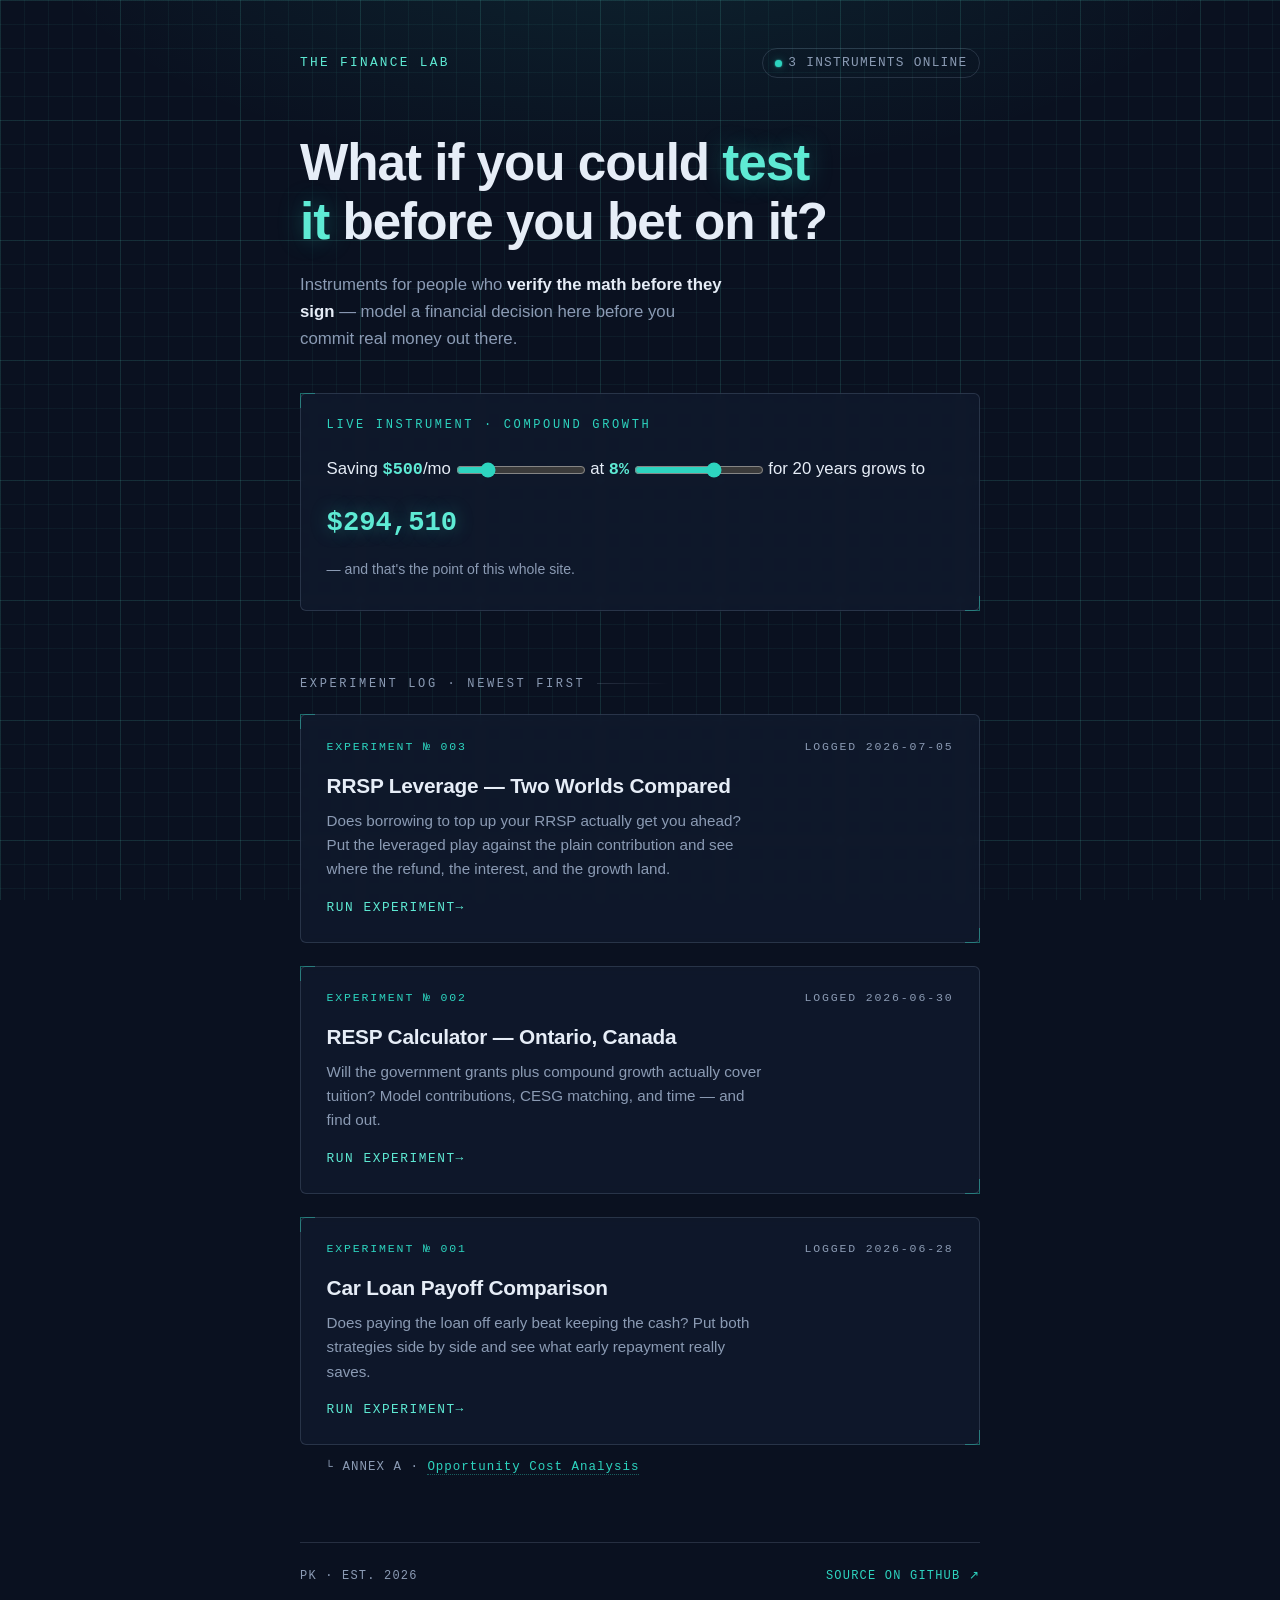
<file: index.html>
<!DOCTYPE html>
<html lang="en">

<head>
  <meta charset="UTF-8">
  <meta name="viewport" content="width=device-width, initial-scale=1.0">
  <title>The Finance Lab — Test It Before You Bet On It</title>
  <meta name="description"
    content="Interactive instruments for people who verify the math before they sign. Test financial decisions before you make them.">
  <link rel="stylesheet" href="assets/lab-theme.css">
  <style>
    * {
      box-sizing: border-box;
      margin: 0;
      padding: 0;
    }

    body {
      font-family: -apple-system, BlinkMacSystemFont, "Segoe UI", Roboto, sans-serif;
      line-height: 1.6;
      min-height: 100vh;
      padding: 3rem 1.25rem 4rem;
    }

    main {
      max-width: 680px;
      margin: 0 auto;
    }

    /* ── Header row ───────────────────────────────── */

    .lab-header {
      display: flex;
      justify-content: space-between;
      align-items: center;
      gap: 1rem;
      flex-wrap: wrap;
      margin-bottom: 3.5rem;
      font-family: var(--lab-mono);
      font-size: 0.8rem;
      letter-spacing: 0.18em;
      color: var(--lab-muted);
    }

    .lab-header .wordmark {
      color: var(--lab-teal-bright);
    }

    /* ── Hero ─────────────────────────────────────── */

    .hero {
      margin-bottom: 2.5rem;
    }

    .hero h1 {
      font-size: clamp(2.1rem, 7vw, 3.2rem);
      font-weight: 800;
      line-height: 1.15;
      letter-spacing: -0.02em;
      text-wrap: balance;
      margin-bottom: 1.25rem;
    }

    .hero h1 .glow {
      color: var(--lab-teal-bright);
      text-shadow: 0 0 24px var(--lab-teal-glow);
    }

    .hero .thesis {
      font-size: 1.05rem;
      color: var(--lab-muted);
      max-width: 46ch;
    }

    .hero .thesis strong {
      color: var(--lab-text);
      font-weight: 600;
    }

    /* ── Live instrument ──────────────────────────── */

    .instrument {
      padding: 1.4rem 1.6rem 1.5rem;
      margin-bottom: 4rem;
    }

    .instrument .lab-label {
      color: var(--lab-teal);
      margin-bottom: 1rem;
    }

    .instrument .dial {
      font-size: 1.05rem;
      line-height: 2.1;
    }

    .instrument output {
      font-family: var(--lab-mono);
      font-weight: 600;
      color: var(--lab-teal-bright);
      font-variant-numeric: tabular-nums;
    }

    .instrument input[type="range"] {
      width: 130px;
      vertical-align: middle;
    }

    .instrument .readout {
      display: block;
      font-family: var(--lab-mono);
      font-size: 1.7rem;
      font-weight: 700;
      color: var(--lab-teal-bright);
      text-shadow: 0 0 18px var(--lab-teal-glow);
      font-variant-numeric: tabular-nums;
      margin-top: 0.4rem;
    }

    .instrument .aside {
      color: var(--lab-muted);
      font-size: 0.88rem;
    }

    /* ── Experiment log ───────────────────────────── */

    .log-label {
      margin-bottom: 1.25rem;
    }

    .log-label::after {
      content: "";
      display: inline-block;
      vertical-align: middle;
      width: 6em;
      height: 1px;
      margin-left: 1em;
      background: linear-gradient(90deg, var(--lab-border), transparent);
    }

    .experiment {
      padding: 1.4rem 1.6rem 1.5rem;
      margin-bottom: 1.4rem;
    }

    .experiment .meta {
      display: flex;
      justify-content: space-between;
      gap: 1rem;
      font-family: var(--lab-mono);
      font-size: 0.72rem;
      letter-spacing: 0.16em;
      color: var(--lab-teal);
      margin-bottom: 0.8rem;
    }

    .experiment .meta .date {
      color: var(--lab-muted);
    }

    .experiment h2 {
      font-size: 1.3rem;
      font-weight: 700;
      letter-spacing: -0.01em;
      margin-bottom: 0.4rem;
    }

    .experiment .hypothesis {
      color: var(--lab-muted);
      font-size: 0.95rem;
      max-width: 52ch;
    }

    .experiment .run {
      display: inline-block;
      margin-top: 1rem;
      font-family: var(--lab-mono);
      font-size: 0.8rem;
      letter-spacing: 0.12em;
      color: var(--lab-teal-bright);
    }

    .experiment .run::after {
      content: " →";
      display: inline-block;
      transition: transform 0.2s ease;
    }

    .experiment:hover .run::after {
      transform: translateX(4px);
    }

    /* annex: companion analysis under a card */
    .annex {
      margin: -0.6rem 0 1.6rem 1.6rem;
      font-family: var(--lab-mono);
      font-size: 0.78rem;
      letter-spacing: 0.08em;
      color: var(--lab-muted);
    }

    .annex a {
      color: var(--lab-teal);
      text-decoration: none;
      border-bottom: 1px dotted rgba(45, 212, 191, 0.4);
    }

    .annex a:hover {
      color: var(--lab-teal-bright);
      border-bottom-style: solid;
    }

    /* ── Footer ───────────────────────────────────── */

    footer {
      margin-top: 4rem;
      padding-top: 1.5rem;
      display: flex;
      justify-content: space-between;
      align-items: baseline;
      gap: 1rem;
      flex-wrap: wrap;
      font-family: var(--lab-mono);
      font-size: 0.75rem;
      letter-spacing: 0.1em;
      color: var(--lab-muted);
    }

    footer a {
      color: var(--lab-teal);
      text-decoration: none;
    }

    footer a:hover {
      color: var(--lab-teal-bright);
    }

    @media (max-width: 480px) {
      .lab-header {
        flex-direction: column;
        align-items: flex-start;
        gap: 0.75rem;
        margin-bottom: 2.5rem;
      }

      .instrument input[type="range"] {
        display: block;
        width: 100%;
        margin: 0.3rem 0 0.9rem;
      }

      .instrument .dial {
        line-height: 1.7;
      }

      .annex {
        margin-left: 0.5rem;
      }
    }

    @media (prefers-reduced-motion: reduce) {
      .experiment .run::after {
        transition: none;
      }
    }
  </style>
</head>

<body>
  <main>
    <div class="lab-header">
      <span class="wordmark">THE FINANCE LAB</span>
      <span class="lab-chip"><span class="lab-dot"></span>3 INSTRUMENTS ONLINE</span>
    </div>

    <section class="hero">
      <h1>What if you could <span class="glow">test it</span> before you bet on it?</h1>
      <p class="thesis">
        Instruments for people who <strong>verify the math before they sign</strong> —
        model a financial decision here before you commit real money out there.
      </p>
    </section>

    <div class="lab-panel instrument">
      <p class="lab-label">LIVE INSTRUMENT · COMPOUND GROWTH</p>
      <p class="dial">
        Saving <output id="amt-out">$500</output>/mo
        <input type="range" id="amt" min="100" max="2000" step="50" value="500" aria-label="Monthly amount">
        at <output id="rate-out">8%</output>
        <input type="range" id="rate" min="1" max="12" step="0.5" value="8" aria-label="Annual return">
        for 20 years grows to
        <span class="readout" id="result">$260,463</span>
        <span class="aside">— and that's the point of this whole site.</span>
      </p>
    </div>

    <p class="lab-label log-label">EXPERIMENT LOG · NEWEST FIRST</p>

    <a class="lab-panel experiment" href="rrsp_heloc_hack/rrsp-leverage-model.html">
      <div class="meta">
        <span>EXPERIMENT № 003</span>
        <span class="date">LOGGED 2026-07-05</span>
      </div>
      <h2>RRSP Leverage — Two Worlds Compared</h2>
      <p class="hypothesis">
        Does borrowing to top up your RRSP actually get you ahead?
        Put the leveraged play against the plain contribution and see
        where the refund, the interest, and the growth land.
      </p>
      <span class="run">RUN EXPERIMENT</span>
    </a>

    <a class="lab-panel experiment" href="resp-calculator/">
      <div class="meta">
        <span>EXPERIMENT № 002</span>
        <span class="date">LOGGED 2026-06-30</span>
      </div>
      <h2>RESP Calculator — Ontario, Canada</h2>
      <p class="hypothesis">
        Will the government grants plus compound growth actually cover tuition?
        Model contributions, CESG matching, and time — and find out.
      </p>
      <span class="run">RUN EXPERIMENT</span>
    </a>

    <a class="lab-panel experiment" href="car-loan-savings/">
      <div class="meta">
        <span>EXPERIMENT № 001</span>
        <span class="date">LOGGED 2026-06-28</span>
      </div>
      <h2>Car Loan Payoff Comparison</h2>
      <p class="hypothesis">
        Does paying the loan off early beat keeping the cash?
        Put both strategies side by side and see what early repayment really saves.
      </p>
      <span class="run">RUN EXPERIMENT</span>
    </a>
    <p class="annex">
      └ ANNEX A · <a href="car-loan-savings/opportunity.html">Opportunity Cost Analysis</a>
    </p>

    <footer>
      <span>PK · EST. 2026</span>
      <a href="https://github.com/peterk7/personal-finance-calculators">SOURCE ON GITHUB ↗</a>
    </footer>
  </main>

  <script>
    (function () {
      var amt = document.getElementById("amt");
      var rate = document.getElementById("rate");

      function fmt(n) { return "$" + Math.round(n).toLocaleString("en-CA"); }

      function recalc() {
        var p = parseFloat(amt.value);
        var r = parseFloat(rate.value) / 100 / 12;
        var n = 240; /* 20 years, monthly */
        var fv = r === 0 ? p * n : p * ((Math.pow(1 + r, n) - 1) / r);
        document.getElementById("amt-out").textContent = fmt(p);
        document.getElementById("rate-out").textContent = parseFloat(rate.value) + "%";
        document.getElementById("result").textContent = fmt(fv);
      }

      amt.addEventListener("input", recalc);
      rate.addEventListener("input", recalc);
      recalc();
    })();
  </script>
</body>

</html>
</file>
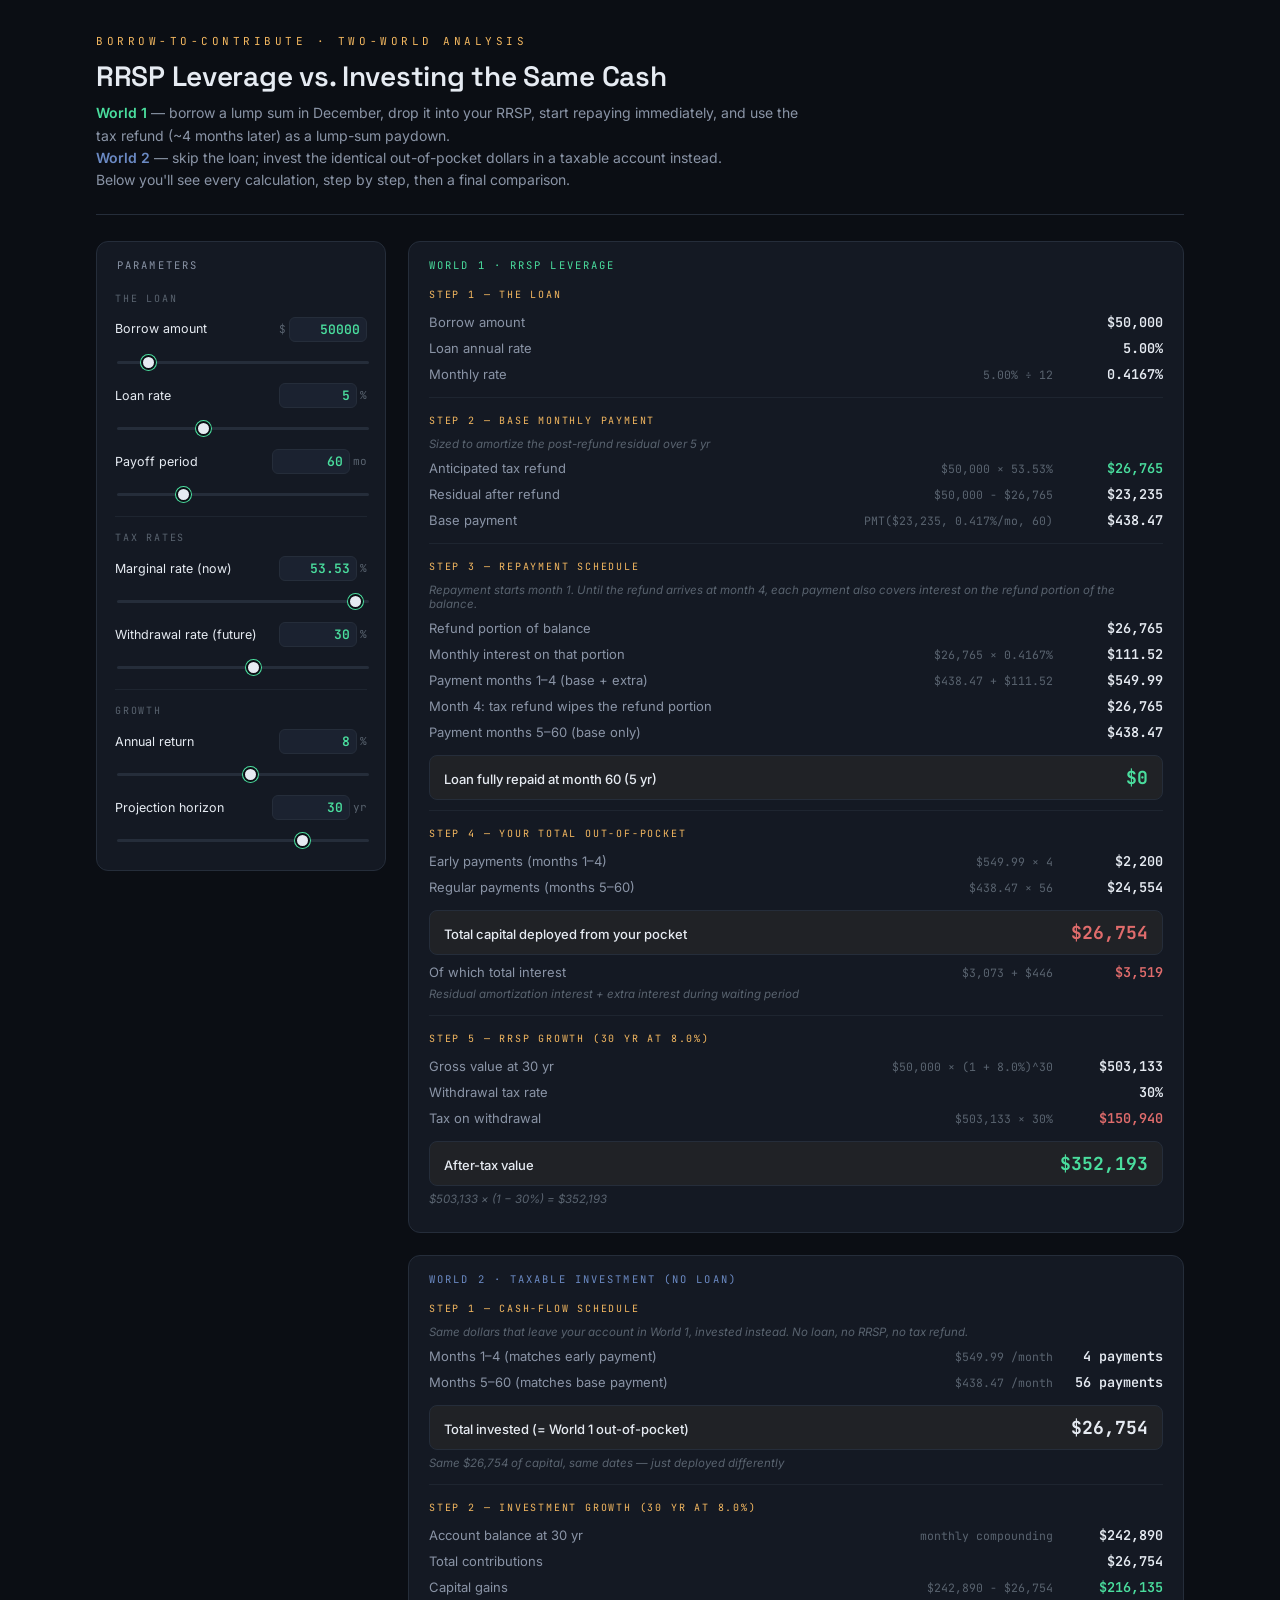
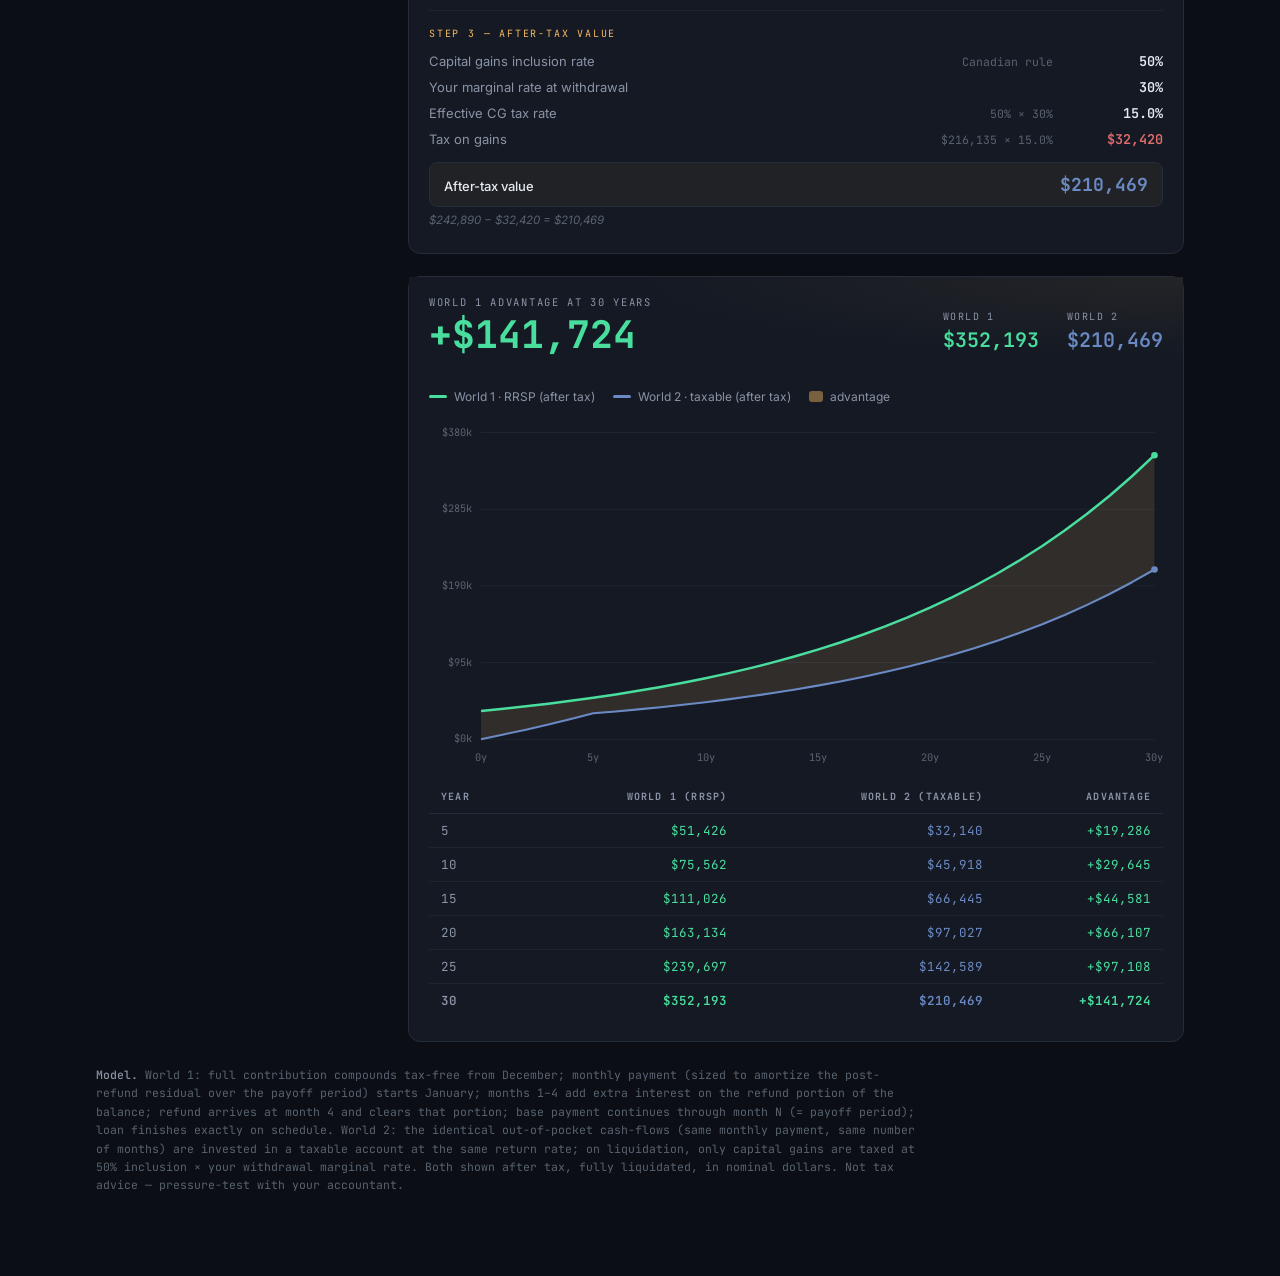
<file: rrsp_heloc_hack/rrsp-leverage-model.html>
<!doctype html>
<html lang="en">
<head>
<meta charset="utf-8" />
<meta name="viewport" content="width=device-width, initial-scale=1" />
<title>RRSP Leverage — Two Worlds Compared</title>
<link rel="preconnect" href="https://fonts.googleapis.com">
<link rel="preconnect" href="https://fonts.gstatic.com" crossorigin>
<link href="https://fonts.googleapis.com/css2?family=Space+Grotesk:wght@400;500;600;700&family=Inter:wght@400;500;600&family=JetBrains+Mono:wght@400;500;600;700&display=swap" rel="stylesheet">
<style>
  :root {
    --bg:#0B0E14; --panel:#141923; --panel2:#1B2230;
    --border:#252D3A; --border-soft:#1E2530;
    --text:#E6EBF2; --muted:#8A94A6; --faint:#59636F;
    --w1:#4ADE9E; --w2:#6B8AC4; --gain:#F4B860; --danger:#E06C6C;
  }
  *{box-sizing:border-box}
  html,body{margin:0;background:var(--bg);color:var(--text);
    font-family:"Inter",system-ui,sans-serif;-webkit-font-smoothing:antialiased}
  .mono{font-family:"JetBrains Mono",monospace;font-variant-numeric:tabular-nums}
  .wrap{max-width:1140px;margin:0 auto;padding:34px 26px 70px}

  /* header */
  header{border-bottom:1px solid var(--border);padding-bottom:22px;margin-bottom:26px}
  .eyebrow{font-family:"JetBrains Mono",monospace;font-size:11px;letter-spacing:.32em;
    text-transform:uppercase;color:var(--gain);margin:0 0 12px}
  h1{font-family:"Space Grotesk",sans-serif;font-weight:600;font-size:28px;line-height:1.15;
    margin:0 0 10px;letter-spacing:-.01em}
  .sub{color:var(--muted);font-size:14px;max-width:720px;line-height:1.6;margin:0}
  .sub b{color:var(--w1);font-weight:600}
  .sub i{color:var(--w2);font-style:normal;font-weight:600}

  /* layout */
  .grid{display:grid;grid-template-columns:290px 1fr;gap:22px;align-items:start}
  @media(max-width:880px){.grid{grid-template-columns:1fr}}
  .main-col{display:flex;flex-direction:column;gap:22px}

  .card{background:var(--panel);border:1px solid var(--border);border-radius:12px}
  .card-h{font-family:"JetBrains Mono",monospace;font-size:10.5px;letter-spacing:.2em;
    text-transform:uppercase;color:var(--muted);padding:16px 20px 0}
  .card-h.w1-h{color:var(--w1)} .card-h.w2-h{color:var(--w2)} .card-h.cmp-h{color:var(--gain)}

  /* controls */
  @media(min-width:881px){.sticky{position:sticky;top:22px}}
  .controls{padding:6px 18px 18px}
  .group{padding:14px 0;border-bottom:1px solid var(--border-soft)}
  .group:last-child{border-bottom:none;padding-bottom:4px}
  .group-label{font-family:"JetBrains Mono",monospace;font-size:10px;letter-spacing:.18em;
    text-transform:uppercase;color:var(--faint);margin-bottom:12px}
  .ctrl{margin-bottom:15px} .ctrl:last-child{margin-bottom:2px}
  .ctrl-top{display:flex;justify-content:space-between;align-items:baseline;margin-bottom:6px}
  .ctrl-name{font-size:12.5px;color:var(--text)}
  .ctrl-val{font-family:"JetBrains Mono",monospace;font-size:13px;font-weight:600;color:var(--w1)}
  input[type=range]{-webkit-appearance:none;appearance:none;width:100%;height:3px;
    background:var(--border);border-radius:3px;outline:none;cursor:pointer}
  input[type=range]::-webkit-slider-thumb{-webkit-appearance:none;appearance:none;
    width:15px;height:15px;border-radius:50%;background:var(--text);border:2px solid var(--bg);
    box-shadow:0 0 0 1px var(--w1);cursor:pointer;transition:transform .1s}
  input[type=range]::-webkit-slider-thumb:hover{transform:scale(1.18)}
  input[type=range]::-moz-range-thumb{width:15px;height:15px;border-radius:50%;
    background:var(--text);border:2px solid var(--bg);box-shadow:0 0 0 1px var(--w1);cursor:pointer}

  /* editable value field */
  .valwrap{display:flex;align-items:center;gap:3px}
  .valunit{font-family:"JetBrains Mono",monospace;font-size:11px;color:var(--faint)}
  input.numf{width:78px;background:var(--panel2);border:1px solid var(--border);border-radius:6px;
    padding:3px 6px;color:var(--w1);font-family:"JetBrains Mono",monospace;font-size:13px;font-weight:600;
    text-align:right;outline:none;transition:border-color .12s}
  input.numf:focus{border-color:var(--w1)}
  input.numf::-webkit-outer-spin-button,input.numf::-webkit-inner-spin-button{-webkit-appearance:none;margin:0}
  input.numf{-moz-appearance:textfield}

  /* scenario body */
  .scenario-body{padding:6px 20px 22px}

  /* section header inside a scenario */
  .sh{font-family:"JetBrains Mono",monospace;font-size:10px;letter-spacing:.18em;
    text-transform:uppercase;color:var(--gain);padding:16px 0 8px;
    border-top:1px solid var(--border-soft);margin-top:10px}
  .sh:first-child{border-top:none;margin-top:0;padding-top:10px}

  /* calculation line */
  .cl{display:flex;align-items:baseline;gap:10px;padding:4px 0;font-size:13px}
  .cl-l{flex:1.2;color:var(--muted);min-width:0;white-space:nowrap;overflow:hidden;text-overflow:ellipsis}
  .cl-f{flex:1;text-align:right;font-family:"JetBrains Mono",monospace;font-size:11.5px;color:var(--faint);min-width:0}
  .cl-v{flex:0 0 100px;text-align:right;font-family:"JetBrains Mono",monospace;font-size:13.5px;font-weight:600}
  @media(max-width:600px){.cl{flex-wrap:wrap}.cl-l{flex:1 0 100%}.cl-f{flex:1;text-align:left}.cl-v{flex:0 0 auto}}

  /* note */
  .cn{font-size:11.5px;color:var(--faint);padding:2px 0 4px;font-style:italic}

  /* highlighted result */
  .ch{display:flex;justify-content:space-between;align-items:baseline;
    padding:10px 14px;margin:10px 0 4px;
    background:rgba(244,184,96,.05);border:1px solid var(--border);border-radius:8px}
  .ch-l{font-size:13px;color:var(--text);font-weight:500}
  .ch-v{font-family:"JetBrains Mono",monospace;font-size:18px;font-weight:700}

  /* value colors */
  .pos{color:var(--w1)} .neg{color:var(--danger)} .hi{color:var(--gain)} .w2v{color:var(--w2)}

  /* comparison */
  .comp-head{display:flex;flex-wrap:wrap;gap:24px;align-items:flex-end;
    padding:18px 20px 20px;
    background:radial-gradient(120% 140% at 100% 0%,rgba(244,184,96,.07),transparent 60%),var(--panel)}
  .comp-title{font-family:"JetBrains Mono",monospace;font-size:10.5px;letter-spacing:.16em;
    text-transform:uppercase;color:var(--muted);margin-bottom:6px}
  .comp-big{font-family:"JetBrains Mono",monospace;font-weight:700;font-size:38px;line-height:1}
  .comp-pair{display:flex;gap:28px;flex-wrap:wrap}
  .comp-item .comp-label{font-family:"JetBrains Mono",monospace;font-size:10px;letter-spacing:.14em;
    text-transform:uppercase;color:var(--muted);display:block;margin-bottom:4px}
  .comp-item .comp-val{font-family:"JetBrains Mono",monospace;font-size:20px;font-weight:600}

  /* chart */
  .chart-section{padding:14px 14px 10px}
  .legend{display:flex;gap:18px;flex-wrap:wrap;padding:2px 6px 14px}
  .lg{display:flex;align-items:center;gap:7px;font-size:12px;color:var(--muted)}
  .swatch{width:18px;height:3px;border-radius:2px;flex:none}
  .swatch.fill{height:11px;width:14px;border-radius:3px;opacity:.45}
  svg{display:block;width:100%;height:auto;overflow:visible}
  .axis-lbl{font-family:"JetBrains Mono",monospace;font-size:10px;fill:var(--faint)}
  .gridline{stroke:var(--border-soft);stroke-width:1}
  .hovergroup{pointer-events:none}

  /* table */
  .comp-tbl{width:100%;border-collapse:collapse;font-family:"JetBrains Mono",monospace;
    font-size:12.5px;margin:0 0 8px}
  .comp-tbl th{font-size:10px;letter-spacing:.12em;text-transform:uppercase;color:var(--muted);
    text-align:right;padding:10px 12px;border-bottom:1px solid var(--border)}
  .comp-tbl th:first-child{text-align:left}
  .comp-tbl td{padding:8px 12px;text-align:right;border-bottom:1px solid var(--border-soft)}
  .comp-tbl td:first-child{text-align:left;color:var(--muted)}
  .comp-tbl tr:last-child td{border-bottom:none;font-weight:600}
  .tbl-wrap{padding:0 20px 16px;overflow-x:auto}

  .foot{color:var(--faint);font-size:11.5px;line-height:1.6;margin-top:24px;
    font-family:"JetBrains Mono",monospace;max-width:820px}
  .foot b{color:var(--muted);font-weight:500}

  @media(prefers-reduced-motion:reduce){*{transition:none!important}}
</style>
</head>
<body>
<div class="wrap">

  <header>
    <p class="eyebrow">Borrow-to-contribute · two-world analysis</p>
    <h1>RRSP Leverage vs. Investing the Same Cash</h1>
    <p class="sub"><b>World 1</b> — borrow a lump sum in December, drop it into your RRSP, start repaying immediately, and use the tax refund (~4 months later) as a lump-sum paydown.<br>
    <i>World 2</i> — skip the loan; invest the identical out-of-pocket dollars in a taxable account instead.<br>
    Below you'll see every calculation, step by step, then a final comparison.</p>
  </header>

  <div class="grid">

    <!-- ─── CONTROLS ─── -->
    <div class="card sticky">
      <div class="card-h">Parameters</div>
      <div class="controls" id="controls"></div>
    </div>

    <!-- ─── MAIN CONTENT ─── -->
    <div class="main-col">

      <!-- SCENARIO 1 -->
      <div class="card">
        <div class="card-h w1-h">World 1 · RRSP Leverage</div>
        <div class="scenario-body" id="w1"></div>
      </div>

      <!-- SCENARIO 2 -->
      <div class="card">
        <div class="card-h w2-h">World 2 · Taxable Investment (no loan)</div>
        <div class="scenario-body" id="w2"></div>
      </div>

      <!-- COMPARISON -->
      <div class="card" id="comp-card">
        <div class="comp-head" id="comp-head"></div>
        <div class="chart-section">
          <div class="legend">
            <div class="lg"><span class="swatch" style="background:var(--w1)"></span>World 1 · RRSP (after tax)</div>
            <div class="lg"><span class="swatch" style="background:var(--w2)"></span>World 2 · taxable (after tax)</div>
            <div class="lg"><span class="swatch fill" style="background:var(--gain)"></span>advantage</div>
          </div>
          <svg id="chart" viewBox="0 0 720 340" role="img"></svg>
        </div>
        <div class="tbl-wrap" id="comp-tbl"></div>
      </div>

    </div>
  </div>

  <p class="foot">
    <b>Model.</b> World 1: full contribution compounds tax-free from December; monthly payment (sized to amortize the post-refund residual over the payoff period) starts January; months 1–4 add extra interest on the refund portion of the balance; refund arrives at month 4 and clears that portion; base payment continues through month N (= payoff period); loan finishes exactly on schedule.
    World 2: the identical out-of-pocket cash-flows (same monthly payment, same number of months) are invested in a taxable account at the same return rate; on liquidation, only capital gains are taxed at 50% inclusion × your withdrawal marginal rate.
    Both shown after tax, fully liquidated, in nominal dollars. Not tax advice — pressure-test with your accountant.
  </p>

</div>

<script>
/* ──────────────────── helpers ──────────────────── */
const $=id=>document.getElementById(id);
const fmt0=n=>{const a=Math.round(Math.abs(n));return(n<0?'−':'')+'$'+a.toLocaleString()};
const fmt2=n=>{const a=Math.abs(n);const s=a.toFixed(2).replace(/\B(?=(\d{3})+\.)/g,',');return(n<0?'−':'')+'$'+s};
const fK=n=>'$'+Math.round(n/1000).toLocaleString()+'k';
const fP=(v,d)=>(v*100).toFixed(d===undefined?2:d)+'%';
const dur=mo=>{mo=Math.round(mo);const y=Math.floor(mo/12),m=mo%12;
  return y&&m?y+' yr '+m+' mo':y?y+' yr':m+' mo'};

function secH(t){return'<div class="sh">'+t+'</div>'}
function row(l,f,v,cls){
  return'<div class="cl"><div class="cl-l">'+l+'</div>'+
    (f?'<div class="cl-f">'+f+'</div>':'')+
    '<div class="cl-v '+(cls||'')+'">'+v+'</div></div>';
}
function note(t){return'<div class="cn">'+t+'</div>'}
function hi(l,v,cls){
  return'<div class="ch"><span class="ch-l">'+l+'</span><span class="ch-v '+(cls||'')+'">'+v+'</span></div>';
}

/* ──────────────────── model ──────────────────── */
const STUB=4;        // months before tax refund (Dec → Apr)
const CG_INCL=0.5;   // Canadian capital-gains inclusion rate

function compute(p){
  const mr=p.heloc/12;
  const refund=p.borrow*p.marg;
  const residual=Math.max(p.borrow-refund,0);

  // payment sized to amortize the post-refund residual over the payoff period
  const nPay=p.payoff*12;
  const moPay=(mr>0&&residual>0)
    ? residual*mr/(1-Math.pow(1+mr,-nPay))
    : (nPay>0?residual/nPay:0);

  // months 1-STUB: base PMT + interest on the refund portion of the balance
  const extraInt=refund*mr;              // monthly interest on the un-refunded portion
  const earlyPay=moPay+extraInt;         // total monthly payment months 1-STUB
  const stubExtra=extraInt*STUB;         // total extra interest during waiting
  const earlyTotal=earlyPay*STUB;        // sum of early payments
  const normalTotal=moPay*(nPay-STUB);   // sum of months STUB+1 to nPay
  const oop=earlyTotal+normalTotal;      // total out-of-pocket
  const resInt=moPay*nPay-residual;      // interest baked into the 60-month amortization
  const totInt=resInt+stubExtra;         // total loan interest

  // monthly sim for World 2
  const moRet=p.growth/12;
  const totalMo=p.horizon*12;
  let w2=0,w2c=0;
  const yearly=[];

  for(let m=0;m<=totalMo;m++){
    if(m>=1&&m<=STUB){w2+=earlyPay;w2c+=earlyPay}
    else if(m>STUB&&m<=nPay){w2+=moPay;w2c+=moPay}
    w2*=(1+moRet);

    if(m%12===0){
      const yr=m/12;
      const rGross=p.borrow*Math.pow(1+p.growth,yr);
      const rAT=rGross*(1-p.wd);
      const g2=Math.max(w2-w2c,0);
      const t2=g2*CG_INCL*p.wd;
      const a2=w2-t2;
      yearly.push({yr,rGross,rAT,w2Bal:w2,w2C:w2c,w2G:g2,w2T:t2,w2AT:a2,adv:rAT-a2});
    }
  }

  return{borrow:p.borrow,heloc:p.heloc,marg:p.marg,wd:p.wd,
    growth:p.growth,payoff:p.payoff,payoffMo:Math.round(p.payoff*12),horizon:p.horizon,
    mr,refund,residual,nPay,moPay,
    extraInt,earlyPay,stubExtra,earlyTotal,normalTotal,
    oop,resInt,totInt,yearly};
}

/* ──────────────────── render: World 1 ──────────────────── */
function renderW1(c){
  const fin=c.yearly[c.horizon];
  const h=[];

  h.push(secH('Step 1 — The Loan'));
  h.push(row('Borrow amount','',fmt0(c.borrow)));
  h.push(row('Loan annual rate','',fP(c.heloc)));
  h.push(row('Monthly rate',fP(c.heloc)+' ÷ 12',fP(c.mr,4)));

  h.push(secH('Step 2 — Base Monthly Payment'));
  h.push(note('Sized to amortize the post-refund residual over '+dur(c.payoffMo)));
  h.push(row('Anticipated tax refund',fmt0(c.borrow)+' × '+fP(c.marg),fmt0(c.refund),'pos'));
  h.push(row('Residual after refund',fmt0(c.borrow)+' − '+fmt0(c.refund),fmt0(c.residual)));
  h.push(row('Base payment','PMT('+fmt0(c.residual)+', '+fP(c.mr,3)+'/mo, '+c.nPay+')',fmt2(c.moPay)));

  h.push(secH('Step 3 — Repayment Schedule'));
  h.push(note('Repayment starts month 1. Until the refund arrives at month '+STUB+', each payment also covers interest on the refund portion of the balance.'));
  h.push(row('Refund portion of balance','',fmt0(c.refund)));
  h.push(row('Monthly interest on that portion',fmt0(c.refund)+' × '+fP(c.mr,4),fmt2(c.extraInt)));
  h.push(row('Payment months 1–'+STUB+' (base + extra)',fmt2(c.moPay)+' + '+fmt2(c.extraInt),fmt2(c.earlyPay)));
  h.push(row('Month '+STUB+': tax refund wipes the refund portion','',fmt0(c.refund)));
  h.push(row('Payment months '+(STUB+1)+'–'+c.nPay+' (base only)','',fmt2(c.moPay)));
  h.push(hi('Loan fully repaid at month '+c.nPay+' ('+dur(c.payoffMo)+')','$0','pos'));

  h.push(secH('Step 4 — Your Total Out-of-Pocket'));
  h.push(row('Early payments (months 1–'+STUB+')',fmt2(c.earlyPay)+' × '+STUB,fmt0(c.earlyTotal)));
  h.push(row('Regular payments (months '+(STUB+1)+'–'+c.nPay+')',fmt2(c.moPay)+' × '+(c.nPay-STUB),fmt0(c.normalTotal)));
  h.push(hi('Total capital deployed from your pocket',fmt0(c.oop),'neg'));
  h.push(row('Of which total interest',fmt0(c.resInt)+' + '+fmt0(c.stubExtra),fmt0(c.totInt),'neg'));
  h.push(note('Residual amortization interest + extra interest during waiting period'));

  h.push(secH('Step 5 — RRSP Growth ('+c.horizon+' yr at '+fP(c.growth,1)+')'));
  h.push(row('Gross value at '+c.horizon+' yr',fmt0(c.borrow)+' × (1 + '+fP(c.growth,1)+')^'+c.horizon,fmt0(fin.rGross)));
  h.push(row('Withdrawal tax rate','',fP(c.wd,0)));
  h.push(row('Tax on withdrawal',fmt0(fin.rGross)+' × '+fP(c.wd,0),fmt0(fin.rGross*c.wd),'neg'));
  h.push(hi('After-tax value',fmt0(fin.rAT),'pos'));
  h.push(note(fmt0(fin.rGross)+' × (1 − '+fP(c.wd,0)+') = '+fmt0(fin.rAT)));

  $('w1').innerHTML=h.join('');
}

/* ──────────────────── render: World 2 ──────────────────── */
function renderW2(c){
  const fin=c.yearly[c.horizon];
  const effCG=CG_INCL*c.wd;
  const h=[];

  h.push(secH('Step 1 — Cash-Flow Schedule'));
  h.push(note('Same dollars that leave your account in World 1, invested instead. No loan, no RRSP, no tax refund.'));
  h.push(row('Months 1–'+STUB+' (matches early payment)',fmt2(c.earlyPay)+' /month',STUB+' payments'));
  h.push(row('Months '+(STUB+1)+'–'+c.nPay+' (matches base payment)',fmt2(c.moPay)+' /month',(c.nPay-STUB)+' payments'));
  h.push(hi('Total invested (= World 1 out-of-pocket)',fmt0(c.oop)));
  h.push(note('Same '+fmt0(c.oop)+' of capital, same dates — just deployed differently'));

  h.push(secH('Step 2 — Investment Growth ('+c.horizon+' yr at '+fP(c.growth,1)+')'));
  h.push(row('Account balance at '+c.horizon+' yr','monthly compounding',fmt0(fin.w2Bal)));
  h.push(row('Total contributions','',fmt0(fin.w2C)));
  h.push(row('Capital gains',fmt0(fin.w2Bal)+' − '+fmt0(fin.w2C),fmt0(fin.w2G),'pos'));

  h.push(secH('Step 3 — After-Tax Value'));
  h.push(row('Capital gains inclusion rate','Canadian rule','50%'));
  h.push(row('Your marginal rate at withdrawal','',fP(c.wd,0)));
  h.push(row('Effective CG tax rate','50% × '+fP(c.wd,0),fP(effCG,1)));
  h.push(row('Tax on gains',fmt0(fin.w2G)+' × '+fP(effCG,1),fmt0(fin.w2T),'neg'));
  h.push(hi('After-tax value',fmt0(fin.w2AT),'w2v'));
  h.push(note(fmt0(fin.w2Bal)+' − '+fmt0(fin.w2T)+' = '+fmt0(fin.w2AT)));

  $('w2').innerHTML=h.join('');
}

/* ──────────────────── render: comparison ──────────────────── */
function renderComp(c){
  const fin=c.yearly[c.horizon];
  const adv=fin.adv;
  const cls=adv>=0?'pos':'neg';
  const sign=adv>=0?'+':'';

  // headline
  let hd='<div style="flex:1 1 auto"><div class="comp-title">World 1 advantage at '+c.horizon+' years</div>'+
    '<div class="comp-big '+cls+'">'+sign+fmt0(adv)+'</div></div>'+
    '<div class="comp-pair">'+
    '<div class="comp-item"><span class="comp-label">World 1</span><span class="comp-val pos">'+fmt0(fin.rAT)+'</span></div>'+
    '<div class="comp-item"><span class="comp-label">World 2</span><span class="comp-val w2v">'+fmt0(fin.w2AT)+'</span></div>'+
    '</div>';
  $('comp-head').innerHTML=hd;

  // table
  const yrs=[];
  for(let y=5;y<=c.horizon;y+=5)yrs.push(y);
  if(yrs.length===0||yrs[yrs.length-1]!==c.horizon)yrs.push(c.horizon);

  let tb='<table class="comp-tbl"><thead><tr><th>Year</th><th>World 1 (RRSP)</th><th>World 2 (Taxable)</th><th>Advantage</th></tr></thead><tbody>';
  for(const y of yrs){
    const d=c.yearly[y];
    const ac=d.adv>=0?'pos':'neg';
    const s=d.adv>=0?'+':'';
    const last=y===c.horizon?' style="font-weight:700"':'';
    tb+='<tr'+last+'><td>'+y+'</td><td class="pos">'+fmt0(d.rAT)+'</td><td class="w2v">'+fmt0(d.w2AT)+'</td><td class="'+ac+'">'+s+fmt0(d.adv)+'</td></tr>';
  }
  tb+='</tbody></table>';
  $('comp-tbl').innerHTML=tb;
}

/* ──────────────────── chart ──────────────────── */
const SVG="http://www.w3.org/2000/svg";
const Mg={l:56,r:14,t:14,b:30},CW=720,CH=340;
const PW=CW-Mg.l-Mg.r,PH=CH-Mg.t-Mg.b;
let lastC=null;

function drawChart(c){
  lastC=c;
  const s=c.yearly,H=c.horizon;
  const cv0=$('chart');cv0.innerHTML='';
  if(H<1)return;   // nothing to plot for a 0-year horizon
  const maxY=Math.max(...s.map(d=>Math.max(d.rAT,d.w2AT)))*1.08||1;
  const x=t=>Mg.l+(t/H)*PW;
  const y=v=>Mg.t+PH-(v/maxY)*PH;
  const cv=$('chart');cv.innerHTML='';

  // y gridlines
  const ticks=4;
  for(let i=0;i<=ticks;i++){
    const v=maxY*i/ticks,yy=y(v);
    const ln=document.createElementNS(SVG,'line');
    ln.setAttribute('x1',Mg.l);ln.setAttribute('x2',CW-Mg.r);
    ln.setAttribute('y1',yy);ln.setAttribute('y2',yy);ln.setAttribute('class','gridline');cv.appendChild(ln);
    const tx=document.createElementNS(SVG,'text');
    tx.setAttribute('x',Mg.l-9);tx.setAttribute('y',yy+3);tx.setAttribute('text-anchor','end');
    tx.setAttribute('class','axis-lbl');tx.textContent=fK(v);cv.appendChild(tx);
  }

  // x labels
  const xt=[];for(let t=0;t<=H;t+=5)xt.push(t);
  if(H-xt[xt.length-1]>=2)xt.push(H);else xt[xt.length-1]=H;
  xt.forEach(t=>{
    const tx=document.createElementNS(SVG,'text');
    tx.setAttribute('x',x(t));tx.setAttribute('y',CH-9);tx.setAttribute('text-anchor','middle');
    tx.setAttribute('class','axis-lbl');tx.textContent=t+'y';cv.appendChild(tx);
  });

  // gain area
  let area='M'+x(0)+' '+y(s[0].rAT)+' ';
  s.forEach(p=>area+='L'+x(p.yr).toFixed(1)+' '+y(p.rAT).toFixed(1)+' ');
  for(let i=s.length-1;i>=0;i--)area+='L'+x(s[i].yr).toFixed(1)+' '+y(s[i].w2AT).toFixed(1)+' ';
  area+='Z';
  const ap=document.createElementNS(SVG,'path');
  ap.setAttribute('d',area);ap.setAttribute('fill','var(--gain)');ap.setAttribute('opacity','0.12');cv.appendChild(ap);

  // paths
  const mkP=(key,col,w)=>{
    let d='';s.forEach((p,i)=>{d+=(i?'L':'M')+x(p.yr).toFixed(1)+' '+y(p[key]).toFixed(1)+' '});
    const el=document.createElementNS(SVG,'path');
    el.setAttribute('d',d);el.setAttribute('fill','none');el.setAttribute('stroke',col);
    el.setAttribute('stroke-width',w);el.setAttribute('stroke-linejoin','round');cv.appendChild(el);
  };
  mkP('w2AT','var(--w2)',2);
  mkP('rAT','var(--w1)',2.4);

  // endpoint dots
  [['rAT','var(--w1)'],['w2AT','var(--w2)']].forEach(([k,col])=>{
    const e=s[s.length-1],dot=document.createElementNS(SVG,'circle');
    dot.setAttribute('cx',x(H));dot.setAttribute('cy',y(e[k]));dot.setAttribute('r',3.2);
    dot.setAttribute('fill',col);cv.appendChild(dot);
  });

  // hover layer
  const hg=document.createElementNS(SVG,'g');hg.setAttribute('class','hovergroup');hg.style.opacity='0';cv.appendChild(hg);
  const vl=document.createElementNS(SVG,'line');
  vl.setAttribute('y1',Mg.t);vl.setAttribute('y2',Mg.t+PH);
  vl.setAttribute('stroke','var(--muted)');vl.setAttribute('stroke-width',1);hg.appendChild(vl);
  const d1=mkDot(hg,'var(--w1)'),d2=mkDot(hg,'var(--w2)');
  const box=document.createElementNS(SVG,'g');hg.appendChild(box);
  const rect=document.createElementNS(SVG,'rect');
  rect.setAttribute('width',140);rect.setAttribute('height',76);rect.setAttribute('rx',7);
  rect.setAttribute('fill','#10151F');rect.setAttribute('stroke','var(--border)');box.appendChild(rect);
  const ht0=mkTxt(box,12,18,'var(--text)',12,600);
  const ht1=mkTxt(box,12,37,'var(--w1)',11.5,500);
  const ht2=mkTxt(box,12,52,'var(--w2)',11.5,500);
  const ht3=mkTxt(box,12,67,'var(--gain)',11.5,600);

  const ov=document.createElementNS(SVG,'rect');
  ov.setAttribute('x',Mg.l);ov.setAttribute('y',Mg.t);
  ov.setAttribute('width',PW);ov.setAttribute('height',PH);
  ov.setAttribute('fill','transparent');ov.style.cursor='crosshair';cv.appendChild(ov);

  function move(ev){
    const pt=cv.getBoundingClientRect();
    const px=(ev.clientX-pt.left)/pt.width*CW;
    let t=Math.round(((px-Mg.l)/PW)*H);t=Math.max(0,Math.min(H,t));
    const p=s[t];hg.style.opacity='1';
    vl.setAttribute('x1',x(t));vl.setAttribute('x2',x(t));
    d1.setAttribute('cx',x(t));d1.setAttribute('cy',y(p.rAT));
    d2.setAttribute('cx',x(t));d2.setAttribute('cy',y(p.w2AT));
    ht0.textContent='Year '+t;
    ht1.textContent='W1  '+fmt0(p.rAT);
    ht2.textContent='W2  '+fmt0(p.w2AT);
    ht3.textContent='Adv '+fmt0(p.adv);
    let bx=x(t)+12;if(bx+140>CW-Mg.r)bx=x(t)-152;
    box.setAttribute('transform','translate('+bx+','+(Mg.t+8)+')');
  }
  ov.addEventListener('mousemove',move);
  ov.addEventListener('mouseleave',()=>hg.style.opacity='0');
  ov.addEventListener('touchmove',e=>{if(e.touches[0]){move(e.touches[0]);e.preventDefault()}},{passive:false});
}

function mkDot(g,col){
  const c=document.createElementNS(SVG,'circle');c.setAttribute('r',4);
  c.setAttribute('fill',col);c.setAttribute('stroke','var(--bg)');c.setAttribute('stroke-width',1.5);
  g.appendChild(c);return c;
}
function mkTxt(g,x,y,fill,sz,wt){
  const t=document.createElementNS(SVG,'text');
  t.setAttribute('x',x);t.setAttribute('y',y);t.setAttribute('fill',fill);
  t.setAttribute('font-family','JetBrains Mono,monospace');t.setAttribute('font-size',sz);
  t.setAttribute('font-weight',wt);g.appendChild(t);return t;
}

/* ──────────────────── controls ──────────────────── */
/* each parameter has both a slider and a typeable number field, kept in sync */
const CFG=[
  {g:'The loan',items:[
    {k:'borrow',name:'Borrow amount',      min:0,max:500000,step:1000,val:50000, pre:'$', dec:0},
    {k:'loan',  name:'Loan rate',          min:0,max:15,    step:0.25,val:5,     suf:'%', dec:2},
    {k:'payoff',name:'Payoff period',      min:1,max:240,   step:1,   val:60,    suf:'mo',dec:0},
  ]},
  {g:'Tax rates',items:[
    {k:'marg',  name:'Marginal rate (now)',      min:0,max:55,step:0.01,val:53.53,suf:'%',dec:2},
    {k:'wd',    name:'Withdrawal rate (future)', min:0,max:55,step:0.5, val:30,   suf:'%',dec:1},
  ]},
  {g:'Growth',items:[
    {k:'growth',name:'Annual return',      min:0,max:15,step:0.5,val:8, suf:'%', dec:1},
    {k:'hz',    name:'Projection horizon', min:0,max:40,step:1,  val:30,suf:'yr',dec:0},
  ]},
];
const META={};
CFG.forEach(g=>g.items.forEach(i=>META[i.k]=i));

const clamp=(v,lo,hi)=>v<lo?lo:v>hi?hi:v;
const fmtField=(v,dec)=>{const n=+v;return isFinite(n)?n.toFixed(dec):''};

function buildControls(){
  let html='';
  for(const g of CFG){
    html+='<div class="group"><div class="group-label">'+g.g+'</div>';
    for(const i of g.items){
      html+='<div class="ctrl"><div class="ctrl-top">'+
        '<span class="ctrl-name">'+i.name+'</span>'+
        '<span class="valwrap">'+
          (i.pre?'<span class="valunit">'+i.pre+'</span>':'')+
          '<input class="numf" id="n_'+i.k+'" type="number" min="'+i.min+'" max="'+i.max+
            '" step="'+i.step+'" value="'+i.val+'">'+
          (i.suf?'<span class="valunit">'+i.suf+'</span>':'')+
        '</span></div>'+
        '<input type="range" id="r_'+i.k+'" min="'+i.min+'" max="'+i.max+
          '" step="'+i.step+'" value="'+i.val+'"></div>';
    }
    html+='</div>';
  }
  $('controls').innerHTML=html;
}
buildControls();

const N=k=>$('n_'+k), RG=k=>$('r_'+k);
const raw=k=>clamp(+N(k).value||0,META[k].min,META[k].max);

function readP(){return{
  borrow:raw('borrow'),heloc:raw('loan')/100,marg:raw('marg')/100,
  wd:raw('wd')/100,growth:raw('growth')/100,
  payoff:raw('payoff')/12,horizon:Math.round(raw('hz'))
}}

function update(){
  const c=compute(readP());
  renderW1(c);renderW2(c);renderComp(c);drawChart(c);
}

for(const k in META){
  const m=META[k];
  RG(k).addEventListener('input',()=>{N(k).value=fmtField(RG(k).value,m.dec);update()});
  N(k).addEventListener('input',()=>{RG(k).value=N(k).value;update()});
  N(k).addEventListener('change',()=>{
    const v=clamp(+N(k).value||0,m.min,m.max);
    N(k).value=fmtField(v,m.dec);RG(k).value=v;update();
  });
}
window.addEventListener('resize',()=>lastC&&drawChart(lastC));
update();
</script>
</body>
</html>
</file>
<file: assets/lab-theme.css>
/* ═══════════════════════════════════════════════════════════════
   THE FINANCE LAB — shared theme
   Load this AFTER a page's own stylesheet:
     <link rel="stylesheet" href="style.css">
     <link rel="stylesheet" href="../assets/lab-theme.css">
   Part 1 defines the lab tokens + shared components (lab-*).
   Part 2 re-skins the calculator pages by overriding the tokens
   and the few hardcoded colors their stylesheets use.
   ═══════════════════════════════════════════════════════════════ */

/* ── Part 1 · Tokens ─────────────────────────────────────────── */

:root {
  /* lab palette */
  --lab-bg: #0a1120;
  --lab-panel: #121b2e;
  --lab-panel-glass: rgba(17, 27, 46, 0.72);
  --lab-text: #e6edf7;
  --lab-muted: #8b9bb4;
  --lab-teal: #2dd4bf;
  --lab-teal-bright: #5eead4;
  --lab-teal-glow: rgba(45, 212, 191, 0.35);
  --lab-border: rgba(139, 155, 180, 0.22);
  --lab-mono: "Cascadia Code", Consolas, "JetBrains Mono", Menlo, monospace;

  /* override the calculator pages' own tokens (their style.css
     defines these first; this file loads later and wins) */
  --bg: var(--lab-bg);
  --surface: var(--lab-panel);
  --text: var(--lab-text);
  --text-muted: var(--lab-muted);
  --border: #253349;
  --accent: var(--lab-teal);
  --shadow: 0 1px 3px rgba(0, 0, 0, 0.4);
  --shadow-lg: 0 4px 16px rgba(0, 0, 0, 0.5);
  --radius: 6px;

  /* semantic colors, brightened for the dark ground */
  --standard: #94a3b8;
  --standard-bg: rgba(148, 163, 184, 0.14);
  --actual: #34d399;
  --actual-bg: rgba(52, 211, 153, 0.12);
  --higher-dp: #60a5fa;
  --higher-dp-bg: rgba(96, 165, 250, 0.12);
  --shorter: #a78bfa;
  --shorter-bg: rgba(167, 139, 250, 0.12);
  --blue: #60a5fa;
  --blue-bg: rgba(96, 165, 250, 0.12);
  --green: #34d399;
  --green-bg: rgba(52, 211, 153, 0.12);
  --purple: #a78bfa;
  --purple-bg: rgba(167, 139, 250, 0.12);
  --amber: #fbbf24;
  --amber-bg: rgba(251, 191, 36, 0.12);
}

/* the lab bench: blueprint grid + teal glow, on every page */
body {
  background:
    linear-gradient(rgba(94, 234, 212, 0.09) 1px, transparent 1px),
    linear-gradient(90deg, rgba(94, 234, 212, 0.09) 1px, transparent 1px),
    linear-gradient(rgba(94, 234, 212, 0.05) 1px, transparent 1px),
    linear-gradient(90deg, rgba(94, 234, 212, 0.05) 1px, transparent 1px),
    radial-gradient(ellipse 80% 50% at 50% -10%, rgba(45, 212, 191, 0.10), transparent 60%),
    var(--lab-bg);
  background-size: 120px 120px, 120px 120px, 24px 24px, 24px 24px, 100% 100%, 100% 100%;
  background-attachment: fixed;
  color: var(--lab-text);
}

input[type="range"] {
  accent-color: var(--lab-teal);
}

/* ── Part 1b · Shared lab components (used by the index page,
      available to any page that wants them) ─────────────────── */

.lab-topbar {
  font-family: var(--lab-mono);
  font-size: 0.78rem;
  letter-spacing: 0.18em;
  padding: 0.9rem 0;
  border-bottom: 1px solid var(--lab-border);
  background: rgba(10, 17, 32, 0.8);
}

.lab-topbar a {
  color: var(--lab-teal-bright);
  text-decoration: none;
}

.lab-topbar a:hover {
  color: var(--lab-teal);
}

.lab-chip {
  display: inline-flex;
  align-items: center;
  gap: 0.5em;
  border: 1px solid var(--lab-border);
  border-radius: 999px;
  padding: 0.3em 0.9em;
  font-family: var(--lab-mono);
  letter-spacing: 0.1em;
  white-space: nowrap;
}

.lab-dot {
  width: 7px;
  height: 7px;
  border-radius: 50%;
  background: var(--lab-teal);
  box-shadow: 0 0 8px var(--lab-teal-glow), 0 0 2px var(--lab-teal);
  animation: lab-pulse 2.4s ease-in-out infinite;
}

@keyframes lab-pulse {

  0%,
  100% {
    opacity: 1;
  }

  50% {
    opacity: 0.35;
  }
}

.lab-label {
  font-family: var(--lab-mono);
  font-size: 0.75rem;
  letter-spacing: 0.22em;
  color: var(--lab-muted);
}

/* experiment / instrument panel with viewfinder corner ticks */
.lab-panel {
  position: relative;
  display: block;
  background: var(--lab-panel-glass);
  border: 1px solid var(--lab-border);
  border-radius: 6px;
  text-decoration: none;
  color: inherit;
  backdrop-filter: blur(4px);
  transition: border-color 0.2s ease, box-shadow 0.2s ease, transform 0.2s ease;
}

.lab-panel::before,
.lab-panel::after {
  content: "";
  position: absolute;
  width: 14px;
  height: 14px;
  border: 1px solid var(--lab-teal);
  opacity: 0.45;
  transition: opacity 0.2s ease;
}

.lab-panel::before {
  top: -1px;
  left: -1px;
  border-right: none;
  border-bottom: none;
}

.lab-panel::after {
  bottom: -1px;
  right: -1px;
  border-left: none;
  border-top: none;
}

a.lab-panel:hover,
a.lab-panel:focus-visible {
  border-color: var(--lab-teal);
  box-shadow: 0 0 28px rgba(45, 212, 191, 0.12), inset 0 0 20px rgba(45, 212, 191, 0.04);
  transform: translateY(-2px);
  outline: none;
}

a.lab-panel:hover::before,
a.lab-panel:hover::after {
  opacity: 1;
}

@media (prefers-reduced-motion: reduce) {
  .lab-dot {
    animation: none;
  }

  .lab-panel {
    transition: none;
  }
}

/* ── Part 2 · Re-skin the calculator pages ───────────────────
   Overrides for the handful of hardcoded (non-token) colors in
   car-loan-savings/style.css and resp-calculator/style.css.  */

/* nav bar (car-loan pages) */
.nav {
  background: rgba(10, 17, 32, 0.8);
  border-bottom: 1px solid var(--lab-border);
}

a.nav__brand {
  text-decoration: none;
  color: var(--lab-teal-bright);
  letter-spacing: 0.12em;
}

a.nav__brand:hover {
  color: var(--lab-teal);
}

/* page headers: drop the light-theme gradient, let the grid show */
header {
  background: transparent;
}

.loan-meta strong,
.rules-meta strong {
  color: var(--lab-teal-bright);
}

/* savings ribbons: brighter text for dark tinted backgrounds */
.card--actual .card__savings,
.card--strategy-a .card__savings {
  color: #6ee7b7;
}

.card--higher-dp .card__savings,
.card--strategy-c .card__savings {
  color: #93c5fd;
}

.card--shorter .card__savings {
  color: #c4b5fd;
}

.card--strategy-b .card__badge {
  background: var(--amber-bg);
  color: var(--amber);
}

.card--strategy-b .card__savings {
  background: var(--amber-bg);
  color: #fcd34d;
}

/* active selector buttons: teal needs dark text for contrast */
.compare-btn--active,
.rate-btn--active,
.compare-btn--active:hover,
.rate-btn--active:hover {
  color: #08131f;
}

/* RESP page details */
.strategy-card__delta--positive {
  background: var(--green-bg);
  color: #6ee7b7;
}

.strategy-card__delta--negative {
  background: rgba(248, 113, 113, 0.12);
  color: #f87171;
}

.recommendation .highlight {
  color: var(--green);
}

.breakdown-table tbody tr:hover {
  background: rgba(94, 234, 212, 0.05);
}

.slider-row input[type="range"]::-webkit-slider-thumb {
  background: var(--lab-teal);
  border-color: var(--lab-bg);
}

.slider-row input[type="range"]::-moz-range-thumb {
  background: var(--lab-teal);
  border-color: var(--lab-bg);
}

/* footers */
footer {
  background: transparent;
  border-top: 1px solid var(--lab-border);
}
</file>
